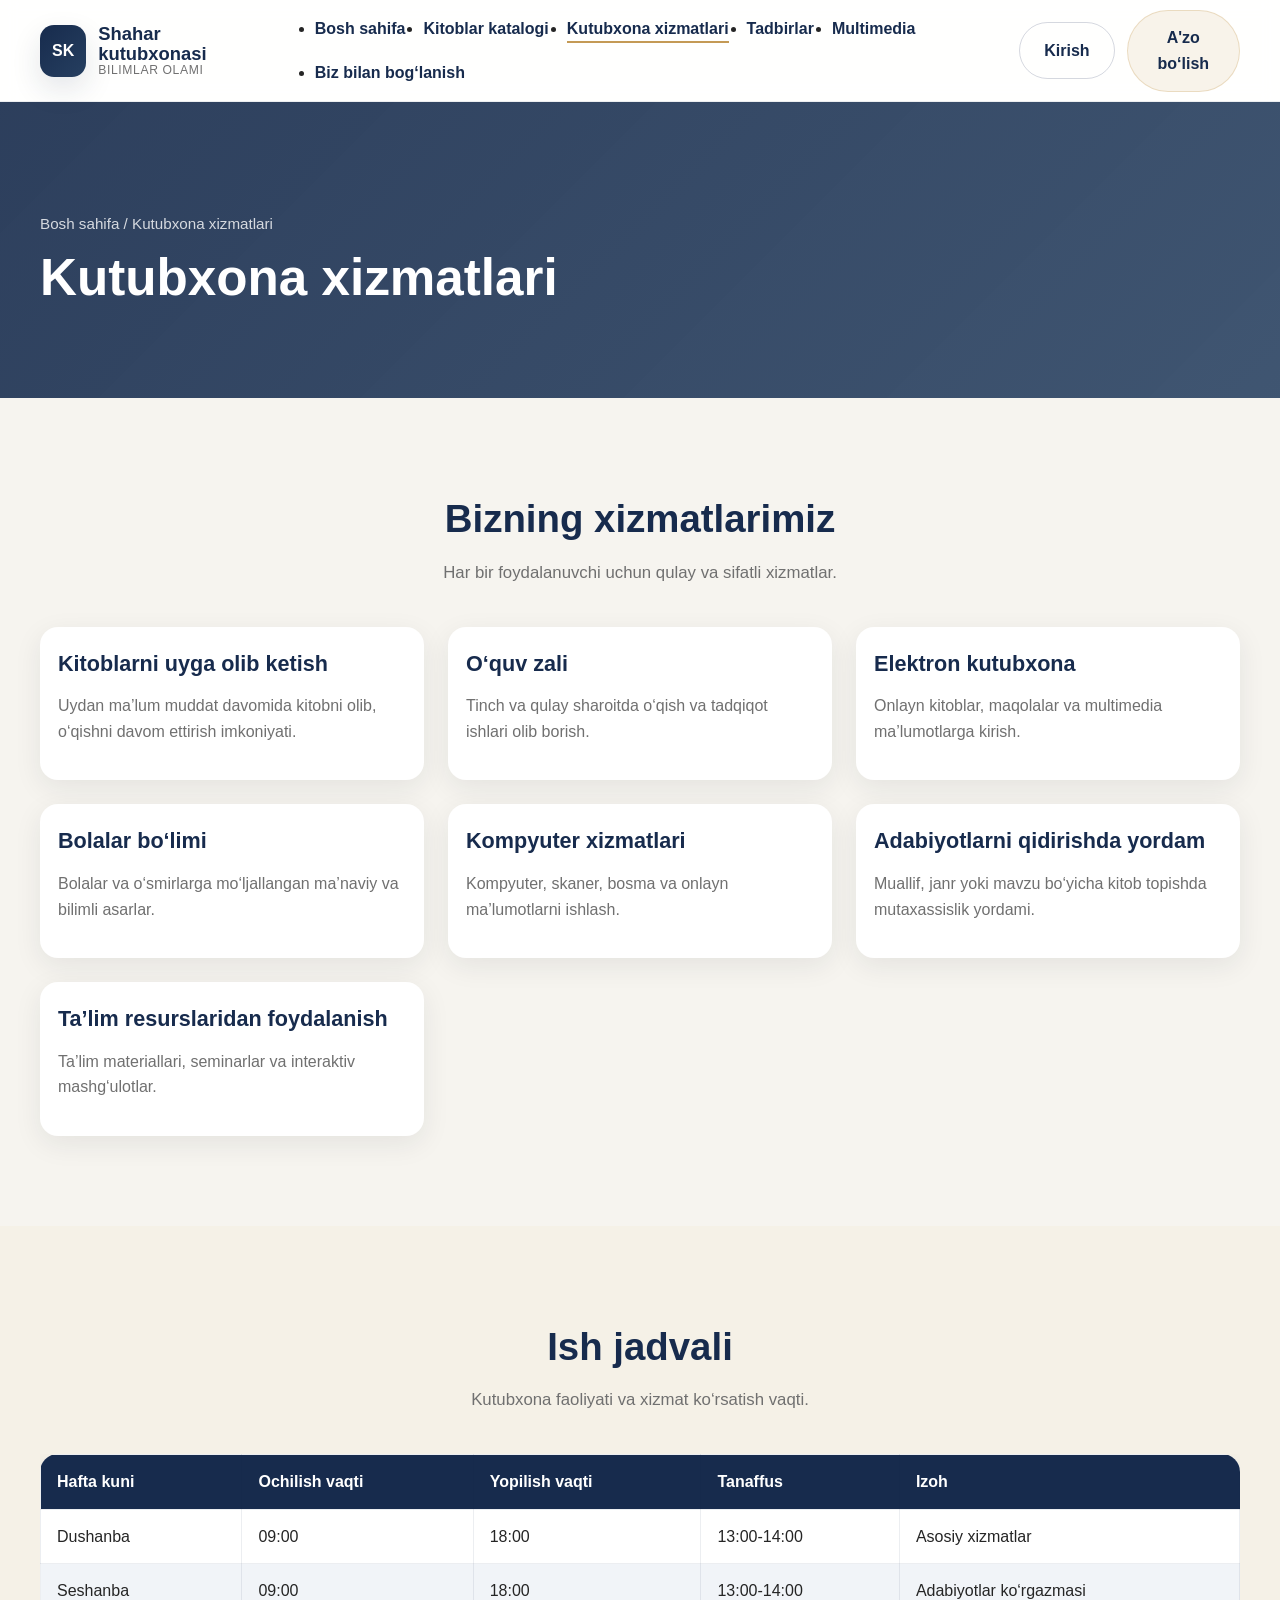
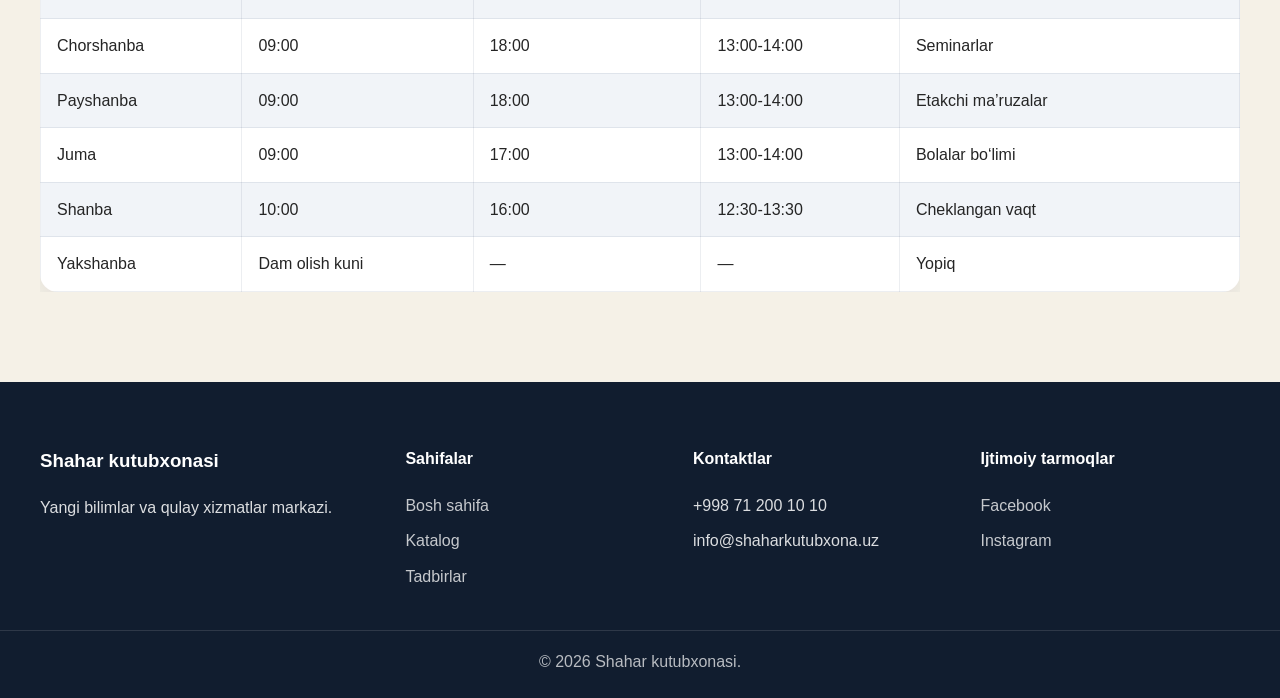
<file: city-library/services.html>
<!DOCTYPE html>
<html lang="uz">
  <head>
    <meta charset="UTF-8" />
    <meta name="viewport" content="width=device-width, initial-scale=1.0" />
    <title>Kutubxona xizmatlari</title>
    <link rel="stylesheet" href="css/style.css" />
    <link rel="stylesheet" href="css/additional.css" />
    <link rel="stylesheet" href="css/responsive.css" />
  </head>
  <body>
    <header class="site-header" id="main-header">
      <div class="container header-inner">
        <div class="brand">
          <div class="brand-mark">SK</div>
          <div class="brand-text">
            <span class="brand-title">Shahar kutubxonasi</span>
            <span class="brand-subtitle">Bilimlar olami</span>
          </div>
        </div>
        <nav aria-label="Asosiy menyu">
          <ul class="nav-links">
            <li><a href="index.html">Bosh sahifa</a></li>
            <li><a href="catalog.html">Kitoblar katalogi</a></li>
            <li><a class="active" href="services.html">Kutubxona xizmatlari</a></li>
            <li><a href="events.html">Tadbirlar</a></li>
            <li><a href="media.html">Multimedia</a></li>
            <li><a href="contacts.html">Biz bilan bog‘lanish</a></li>
          </ul>
        </nav>
        <div class="header-actions">
          <button class="btn btn-ghost" type="button">Kirish</button>
          <button class="btn btn-secondary" type="button">A'zo bo‘lish</button>
          <button class="btn btn-primary mobile-menu-toggle" type="button" aria-label="Mobil menyu" aria-expanded="false">☰</button>
        </div>
      </div>
    </header>

    <main>
      <section class="page-banner">
        <div class="container">
          <div class="breadcrumbs">Bosh sahifa / Kutubxona xizmatlari</div>
          <h1>Kutubxona xizmatlari</h1>
        </div>
      </section>

      <section class="section">
        <div class="container">
          <div class="section-heading">
            <h2>Bizning xizmatlarimiz</h2>
            <p>Har bir foydalanuvchi uchun qulay va sifatli xizmatlar.</p>
          </div>
          <div class="service-grid card-grid">
            <article class="service-card">
              <div class="card-body">
                <h3>Kitoblarni uyga olib ketish</h3>
                <p>Uydan ma’lum muddat davomida kitobni olib, o‘qishni davom ettirish imkoniyati.</p>
              </div>
            </article>
            <article class="service-card">
              <div class="card-body">
                <h3>O‘quv zali</h3>
                <p>Tinch va qulay sharoitda o‘qish va tadqiqot ishlari olib borish.</p>
              </div>
            </article>
            <article class="service-card">
              <div class="card-body">
                <h3>Elektron kutubxona</h3>
                <p>Onlayn kitoblar, maqolalar va multimedia ma’lumotlarga kirish.</p>
              </div>
            </article>
            <article class="service-card">
              <div class="card-body">
                <h3>Bolalar bo‘limi</h3>
                <p>Bolalar va o‘smirlarga mo‘ljallangan ma’naviy va bilimli asarlar.</p>
              </div>
            </article>
            <article class="service-card">
              <div class="card-body">
                <h3>Kompyuter xizmatlari</h3>
                <p>Kompyuter, skaner, bosma va onlayn ma’lumotlarni ishlash.</p>
              </div>
            </article>
            <article class="service-card">
              <div class="card-body">
                <h3>Adabiyotlarni qidirishda yordam</h3>
                <p>Muallif, janr yoki mavzu bo‘yicha kitob topishda mutaxassislik yordami.</p>
              </div>
            </article>
            <article class="service-card">
              <div class="card-body">
                <h3>Ta’lim resurslaridan foydalanish</h3>
                <p>Ta’lim materiallari, seminarlar va interaktiv mashg‘ulotlar.</p>
              </div>
            </article>
          </div>
        </div>
      </section>

      <section class="section section-alt">
        <div class="container">
          <div class="section-heading">
            <h2>Ish jadvali</h2>
            <p>Kutubxona faoliyati va xizmat ko‘rsatish vaqti.</p>
          </div>
          <div style="overflow-x: auto;">
            <table class="schedule-table" aria-label="Ish jadvali">
              <thead>
                <tr>
                  <th>Hafta kuni</th>
                  <th>Ochilish vaqti</th>
                  <th>Yopilish vaqti</th>
                  <th>Tanaffus</th>
                  <th>Izoh</th>
                </tr>
              </thead>
              <tbody>
                <tr>
                  <td>Dushanba</td>
                  <td>09:00</td>
                  <td>18:00</td>
                  <td>13:00-14:00</td>
                  <td>Asosiy xizmatlar</td>
                </tr>
                <tr>
                  <td>Seshanba</td>
                  <td>09:00</td>
                  <td>18:00</td>
                  <td>13:00-14:00</td>
                  <td>Adabiyotlar ko‘rgazmasi</td>
                </tr>
                <tr>
                  <td>Chorshanba</td>
                  <td>09:00</td>
                  <td>18:00</td>
                  <td>13:00-14:00</td>
                  <td>Seminarlar</td>
                </tr>
                <tr>
                  <td>Payshanba</td>
                  <td>09:00</td>
                  <td>18:00</td>
                  <td>13:00-14:00</td>
                  <td>Etakchi ma’ruzalar</td>
                </tr>
                <tr>
                  <td>Juma</td>
                  <td>09:00</td>
                  <td>17:00</td>
                  <td>13:00-14:00</td>
                  <td>Bolalar bo‘limi</td>
                </tr>
                <tr>
                  <td>Shanba</td>
                  <td>10:00</td>
                  <td>16:00</td>
                  <td>12:30-13:30</td>
                  <td>Cheklangan vaqt</td>
                </tr>
                <tr>
                  <td>Yakshanba</td>
                  <td>Dam olish kuni</td>
                  <td>—</td>
                  <td>—</td>
                  <td>Yopiq</td>
                </tr>
              </tbody>
            </table>
          </div>
        </div>
      </section>
    </main>

    <footer class="footer">
      <div class="container footer-grid">
        <div>
          <h3>Shahar kutubxonasi</h3>
          <p>Yangi bilimlar va qulay xizmatlar markazi.</p>
        </div>
        <div>
          <h4>Sahifalar</h4>
          <ul>
            <li><a href="index.html">Bosh sahifa</a></li>
            <li><a href="catalog.html">Katalog</a></li>
            <li><a href="events.html">Tadbirlar</a></li>
          </ul>
        </div>
        <div>
          <h4>Kontaktlar</h4>
          <ul>
            <li>+998 71 200 10 10</li>
            <li>info@shaharkutubxona.uz</li>
          </ul>
        </div>
        <div>
          <h4>Ijtimoiy tarmoqlar</h4>
          <ul>
            <li><a href="#">Facebook</a></li>
            <li><a href="#">Instagram</a></li>
          </ul>
        </div>
      </div>
      <div class="footer-bottom">© 2026 Shahar kutubxonasi.</div>
    </footer>

    <button class="scroll-top" type="button" aria-label="Yuqoriga qaytish">↑</button>

    <script src="js/main.js"></script>
  </body>
</html>
</file>
<file: city-library/css/style.css>
:root {
  --primary: #172b4d;
  --secondary: #263f60;
  --accent: #c49a55;
  --accent-dark: #9b7433;
  --background: #f6f4ef;
  --surface: #ffffff;
  --text: #252525;
  --muted: #707070;
  --light: #eef2f7;
  --success: #2f8f5b;
  --danger: #c74040;
  --shadow: 0 12px 30px rgba(26, 38, 64, 0.12);
  --radius: 18px;
}

* {
  box-sizing: border-box;
}

html {
  scroll-behavior: smooth;
}

body {
  margin: 0;
  font-family: Arial, Helvetica, sans-serif;
  background: var(--background);
  color: var(--text);
  line-height: 1.6;
}

img {
  max-width: 100%;
  display: block;
}

a {
  color: var(--primary);
  text-decoration: none;
  transition: color 0.25s ease, transform 0.25s ease;
}

a:hover {
  color: var(--accent-dark);
}

button,
input,
select,
textarea {
  font: inherit;
}

button:focus-visible,
input:focus-visible,
select:focus-visible,
textarea:focus-visible,
a:focus-visible {
  outline: 2px solid var(--accent);
  outline-offset: 2px;
}

.container {
  width: min(1200px, calc(100% - 32px));
  margin: 0 auto;
}

.site-header {
  position: sticky;
  top: 0;
  z-index: 100;
  background: rgba(255, 255, 255, 0.94);
  backdrop-filter: blur(8px);
  border-bottom: 1px solid rgba(23, 43, 77, 0.08);
}

.header-inner {
  display: flex;
  align-items: center;
  justify-content: space-between;
  gap: 20px;
  min-height: 86px;
}

.brand {
  display: flex;
  align-items: center;
  gap: 12px;
}

.brand-mark {
  width: 52px;
  height: 52px;
  border-radius: 14px;
  background: linear-gradient(135deg, var(--primary), var(--secondary));
  color: white;
  display: grid;
  place-items: center;
  font-weight: 700;
  box-shadow: var(--shadow);
}

.brand-text {
  display: flex;
  flex-direction: column;
  line-height: 1.1;
}

.brand-title {
  font-size: 1.15rem;
  font-weight: 700;
  color: var(--primary);
}

.brand-subtitle {
  font-size: 0.76rem;
  color: var(--muted);
  letter-spacing: 0.05em;
  text-transform: uppercase;
}

.nav-links {
  display: flex;
  align-items: center;
  gap: 18px;
  flex-wrap: wrap;
}

.nav-links a {
  font-weight: 600;
  color: var(--primary);
  position: relative;
}

.nav-links a::after {
  content: "";
  position: absolute;
  left: 0;
  bottom: -6px;
  width: 0;
  height: 2px;
  background: var(--accent);
  transition: width 0.25s ease;
}

.nav-links a:hover::after,
.nav-links a.active::after {
  width: 100%;
}

.header-actions {
  display: flex;
  align-items: center;
  gap: 12px;
}

.btn {
  display: inline-flex;
  align-items: center;
  justify-content: center;
  padding: 0.9rem 1.5rem;
  border: none;
  border-radius: 999px;
  font-weight: 700;
  cursor: pointer;
  transition: transform 0.25s ease, box-shadow 0.25s ease, opacity 0.25s ease;
}

.btn:hover {
  transform: translateY(-2px);
}

.btn-primary {
  background: linear-gradient(135deg, var(--primary), var(--secondary));
  color: white;
  box-shadow: 0 12px 24px rgba(23, 43, 77, 0.22);
}

.btn-secondary {
  background: rgba(196, 154, 85, 0.12);
  color: var(--primary);
  border: 1px solid rgba(196, 154, 85, 0.28);
}

.btn-ghost {
  background: transparent;
  border: 1px solid rgba(23, 43, 77, 0.18);
  color: var(--primary);
}

.section {
  padding: 90px 0;
}

.section-heading {
  text-align: center;
  margin-bottom: 40px;
}

.section-heading h2 {
  margin: 0;
  font-size: clamp(2rem, 3vw, 3rem);
  color: var(--primary);
}

.section-heading p {
  margin-top: 10px;
  color: var(--muted);
  font-size: 1.05rem;
}

.hero {
  position: relative;
  min-height: 760px;
  display: flex;
  align-items: center;
  background: linear-gradient(90deg, rgba(14, 24, 40, 0.76), rgba(14, 24, 40, 0.42)),
    url('https://images.unsplash.com/photo-1521587760476-6c12a4b040da?auto=format&fit=crop&w=1600&q=80') center/cover no-repeat;
  color: white;
}

.hero::before {
  content: "";
  position: absolute;
  inset: 0;
  background: linear-gradient(180deg, rgba(255,255,255,0.02), rgba(0,0,0,0.2));
}

.hero .container {
  position: relative;
  z-index: 1;
}

.hero-content {
  max-width: 620px;
}

.eyebrow {
  display: inline-block;
  padding: 0.45rem 0.85rem;
  border-radius: 999px;
  background: rgba(196, 154, 85, 0.2);
  border: 1px solid rgba(196, 154, 85, 0.45);
  font-size: 0.75rem;
  letter-spacing: 0.08em;
  text-transform: uppercase;
  font-weight: 700;
}

.hero h1 {
  font-size: clamp(2.7rem, 5vw, 5rem);
  line-height: 1.08;
  margin: 20px 0 20px;
}

.hero p {
  font-size: 1.1rem;
  max-width: 520px;
  color: rgba(255,255,255,0.9);
}

.hero-actions {
  display: flex;
  flex-wrap: wrap;
  gap: 14px;
  margin-top: 32px;
}

.feature-strip {
  display: grid;
  grid-template-columns: repeat(4, minmax(0, 1fr));
  gap: 18px;
  margin-top: 50px;
}

.feature-item {
  background: rgba(255,255,255,0.08);
  border: 1px solid rgba(255,255,255,0.12);
  padding: 18px 20px;
  border-radius: 14px;
  backdrop-filter: blur(3px);
}

.feature-item strong {
  display: block;
  font-size: 1.7rem;
  margin-bottom: 8px;
}

.about {
  background: var(--surface);
}

.about-grid {
  display: grid;
  grid-template-columns: 1.1fr 0.9fr;
  gap: 34px;
  align-items: center;
}

.about-content p {
  color: var(--muted);
}

.about-list {
  list-style: none;
  padding: 0;
  margin: 26px 0 0;
  display: grid;
  grid-template-columns: repeat(2, minmax(0, 1fr));
  gap: 18px;
}

.about-list li {
  padding: 14px 16px;
  border-radius: 14px;
  background: var(--light);
  border-left: 4px solid var(--accent);
  color: var(--primary);
  font-weight: 600;
}

.image-stack {
  position: relative;
  min-height: 420px;
}

.image-stack img {
  border-radius: var(--radius);
  box-shadow: var(--shadow);
  object-fit: cover;
}

.image-stack .main-image {
  width: 100%;
  height: 420px;
}

.image-stack .floating-card {
  position: absolute;
  bottom: 28px;
  right: 22px;
  background: rgba(255,255,255,0.96);
  padding: 16px 18px;
  border-radius: 14px;
  box-shadow: var(--shadow);
  max-width: 220px;
}

.card-grid {
  display: grid;
  grid-template-columns: repeat(3, minmax(0, 1fr));
  gap: 24px;
}

.book-card,
.service-card,
.event-card,
.news-card,
.media-card,
.contact-box,
.stat-box {
  background: var(--surface);
  border-radius: var(--radius);
  box-shadow: 0 8px 28px rgba(24, 34, 46, 0.08);
  overflow: hidden;
  transition: transform 0.25s ease, box-shadow 0.25s ease;
}

.book-card:hover,
.service-card:hover,
.event-card:hover,
.news-card:hover,
.media-card:hover {
  transform: translateY(-4px);
  box-shadow: 0 16px 36px rgba(23, 43, 77, 0.12);
}

.book-image {
  height: 260px;
  object-fit: cover;
}

.card-body {
  padding: 20px 18px 18px;
}

.meta-row {
  display: flex;
  justify-content: space-between;
  gap: 10px;
  font-size: 0.8rem;
  color: var(--muted);
  margin-bottom: 10px;
}

.book-card h3,
.event-card h3,
.news-card h3,
.service-card h3 {
  font-size: 1.35rem;
  margin: 0 0 12px;
  color: var(--primary);
}

.book-card p,
.event-card p,
.news-card p,
.service-card p {
  color: var(--muted);
  margin: 0 0 18px;
}

.tag {
  display: inline-block;
  background: rgba(196, 154, 85, 0.12);
  color: var(--accent-dark);
  border-radius: 999px;
  padding: 0.38rem 0.7rem;
  font-size: 0.75rem;
  font-weight: 700;
}

.section-alt {
  background: #f5f1e7;
}

.feature-grid {
  display: grid;
  grid-template-columns: repeat(5, minmax(0, 1fr));
  gap: 18px;
}

.feature-box {
  background: var(--surface);
  border-radius: 16px;
  padding: 26px 18px;
  text-align: center;
  box-shadow: 0 10px 28px rgba(18, 36, 62, 0.07);
}

.feature-box .icon {
  width: 58px;
  height: 58px;
  border-radius: 50%;
  display: grid;
  place-items: center;
  margin: 0 auto 18px;
  background: linear-gradient(135deg, rgba(196,154,85,0.2), rgba(23,43,77,0.12));
  font-size: 1.7rem;
}

.news-grid,
.event-grid,
.media-grid {
  display: grid;
  grid-template-columns: repeat(3, minmax(0, 1fr));
  gap: 24px;
}

.news-card img,
.event-card img,
.media-card img {
  height: 220px;
  width: 100%;
  object-fit: cover;
}

.stats {
  background: linear-gradient(135deg, var(--primary), var(--secondary));
  color: white;
}

.stats-grid {
  display: grid;
  grid-template-columns: repeat(4, minmax(0, 1fr));
  gap: 20px;
}

.stat-box {
  background: rgba(255,255,255,0.05);
  border: 1px solid rgba(255,255,255,0.12);
  padding: 30px 20px;
  text-align: center;
}

.stat-number {
  font-size: clamp(2rem, 3vw, 3rem);
  font-weight: 800;
  color: var(--accent);
  display: block;
  margin-bottom: 10px;
}

.footer {
  background: #111d2f;
  color: rgba(255,255,255,0.85);
  padding: 64px 0 24px;
}

.footer-grid {
  display: grid;
  grid-template-columns: 1.3fr 1fr 1fr 1fr;
  gap: 28px;
}

.footer h3,
.footer h4 {
  color: white;
  margin-top: 0;
}

.footer ul {
  list-style: none;
  padding: 0;
  margin: 0;
}

.footer li {
  margin-bottom: 10px;
}

.footer a {
  color: rgba(255,255,255,0.76);
}

.footer-bottom {
  border-top: 1px solid rgba(255,255,255,0.12);
  margin-top: 30px;
  padding-top: 18px;
  text-align: center;
  color: rgba(255,255,255,0.7);
}

.page-banner {
  background: linear-gradient(135deg, rgba(23,43,77,0.9), rgba(38,63,96,0.88)),
    url('https://images.unsplash.com/photo-1507842217343-583bb7270b66?auto=format&fit=crop&w=1600&q=80') center/cover;
  color: white;
  padding: 110px 0 70px;
}

.page-banner h1 {
  margin: 0 0 10px;
  font-size: clamp(2.3rem, 4vw, 4rem);
}

.breadcrumbs {
  color: rgba(255,255,255,0.8);
  font-size: 0.95rem;
}

.filter-panel,
.contact-box,
.document-box,
.map-box {
  background: var(--surface);
  border-radius: var(--radius);
  box-shadow: 0 8px 24px rgba(18, 36, 62, 0.08);
  padding: 24px;
}

.form-grid {
  display: grid;
  grid-template-columns: repeat(2, minmax(0, 1fr));
  gap: 18px;
}

.field {
  display: flex;
  flex-direction: column;
  gap: 8px;
}

.field.full {
  grid-column: 1 / -1;
}

label {
  font-weight: 700;
  color: var(--primary);
}

input[type="text"],
input[type="email"],
input[type="tel"],
input[type="search"],
select,
textarea {
  width: 100%;
  padding: 0.9rem 1rem;
  border-radius: 12px;
  border: 1px solid rgba(23, 43, 77, 0.14);
  background: white;
  transition: border-color 0.25s ease, box-shadow 0.25s ease;
}

input[type="text"]:focus,
input[type="email"]:focus,
input[type="tel"]:focus,
input[type="search"]:focus,
select:focus,
textarea:focus {
  border-color: rgba(196, 154, 85, 0.7);
  box-shadow: 0 0 0 4px rgba(196, 154, 85, 0.15);
}

textarea {
  min-height: 140px;
  resize: vertical;
}

.checkbox-row {
  display: flex;
  align-items: center;
  gap: 12px;
  color: var(--muted);
}

.notice {
  margin-top: 16px;
  border-radius: 12px;
  padding: 14px 16px;
  display: none;
  font-weight: 600;
}

.notice.success {
  display: block;
  background: rgba(47, 143, 91, 0.1);
  color: var(--success);
  border: 1px solid rgba(47, 143, 91, 0.2);
}

.notice.error {
  display: block;
  background: rgba(199, 64, 64, 0.08);
  color: var(--danger);
  border: 1px solid rgba(199, 64, 64, 0.2);
}

.hidden {
  display: none !important;
}

.scroll-top {
  position: fixed;
  right: 20px;
  bottom: 20px;
  width: 52px;
  height: 52px;
  border-radius: 50%;
  border: none;
  background: var(--accent);
  color: var(--primary);
  font-size: 1.4rem;
  font-weight: 700;
  box-shadow: var(--shadow);
  cursor: pointer;
  opacity: 0;
  pointer-events: none;
  transition: opacity 0.25s ease, transform 0.25s ease;
}

.scroll-top.visible {
  opacity: 1;
  pointer-events: auto;
}

.mobile-menu-toggle {
  display: none;
}

@media (max-width: 980px) {
  .feature-grid,
  .stats-grid,
  .news-grid,
  .event-grid,
  .media-grid,
  .footer-grid,
  .card-grid,
  .about-grid,
  .form-grid {
    grid-template-columns: 1fr 1fr;
  }

  .nav-links {
    position: absolute;
    top: 100%;
    left: 0;
    right: 0;
    display: none;
    flex-direction: column;
    background: white;
    border-bottom: 1px solid rgba(23, 43, 77, 0.08);
    padding: 18px 20px 24px;
    box-shadow: 0 16px 30px rgba(23, 43, 77, 0.10);
  }

  .nav-links.open {
    display: flex;
    animation: slideDown 0.3s ease;
  }

  .mobile-menu-toggle {
    display: inline-flex;
  }

  .header-actions .btn-secondary {
    display: none;
  }
}

@media (max-width: 640px) {
  .feature-grid,
  .stats-grid,
  .news-grid,
  .event-grid,
  .media-grid,
  .footer-grid,
  .card-grid,
  .about-grid,
  .form-grid,
  .feature-strip,
  .about-list {
    grid-template-columns: 1fr;
  }

  .hero {
    min-height: 620px;
  }

  .header-inner {
    min-height: 74px;
  }

  .brand-text {
    display: none;
  }

  .section {
    padding: 70px 0;
  }
}

@keyframes slideDown {
  from {
    opacity: 0;
    transform: translateY(-12px);
  }
  to {
    opacity: 1;
    transform: translateY(0);
  }
}

@keyframes pulse {
  0%, 100% {
    transform: scale(1);
  }
  50% {
    transform: scale(1.03);
  }
}

.stat-number.animate {
  animation: pulse 0.8s ease;
}
</file>
<file: city-library/css/additional.css>
.document-list,
.service-list,
.event-list,
.gallery-list,
.contact-list {
  list-style: none;
  padding: 0;
  margin: 0;
}

.document-box,
.contact-box,
.map-box,
.service-card,
.event-card,
.media-card {
  position: relative;
  overflow: hidden;
}

.document-box::before,
.contact-box::before,
.map-box::before {
  content: "";
  position: absolute;
  inset: 0 auto auto 0;
  width: 110px;
  height: 110px;
  background: linear-gradient(135deg, rgba(196, 154, 85, 0.18), transparent);
  border-radius: 0 0 100% 0;
}

.service-list li,
.document-list li,
.contact-list li {
  padding-left: 1rem;
  position: relative;
  margin-bottom: 10px;
}

.service-list li::before,
.document-list li::before,
.contact-list li::before {
  content: "•";
  position: absolute;
  left: 0;
  color: var(--accent);
  font-size: 1.4rem;
}

.schedule-table {
  width: 100%;
  border-collapse: collapse;
  background: white;
  border-radius: 18px;
  overflow: hidden;
  box-shadow: 0 10px 24px rgba(23, 43, 77, 0.08);
}

.schedule-table th,
.schedule-table td {
  border: 1px solid rgba(23, 43, 77, 0.08);
  padding: 14px 16px;
  text-align: left;
}

.schedule-table thead th {
  background: var(--primary);
  color: white;
}

.schedule-table tbody tr:nth-child(even) {
  background: rgba(238, 242, 247, 0.8);
}

.schedule-table tbody tr:hover {
  background: rgba(196, 154, 85, 0.12);
}

.gallery-grid {
  display: grid;
  grid-template-columns: repeat(4, minmax(0, 1fr));
  gap: 18px;
}

.gallery-grid img {
  width: 100%;
  height: 220px;
  object-fit: cover;
  border-radius: 16px;
  box-shadow: var(--shadow);
}

.map-wrap {
  display: grid;
  grid-template-columns: 1.1fr 0.9fr;
  gap: 28px;
}

.image-map {
  width: 100%;
  border-radius: 18px;
  box-shadow: var(--shadow);
}

@media (max-width: 760px) {
  .gallery-grid,
  .map-wrap {
    grid-template-columns: 1fr;
  }
}
</file>
<file: city-library/css/responsive.css>
@media (max-width: 980px) {
  .nav-links {
    position: absolute;
    top: 100%;
    left: 0;
    right: 0;
    display: none;
    flex-direction: column;
    background: white;
    border-bottom: 1px solid rgba(23, 43, 77, 0.08);
    padding: 18px 20px 24px;
    box-shadow: 0 16px 30px rgba(23, 43, 77, 0.10);
  }

  .nav-links.open {
    display: flex;
  }

  .mobile-menu-toggle {
    display: inline-flex;
  }
}

@media (max-width: 640px) {
  .page-banner {
    padding-top: 90px;
  }

  .header-actions .btn-secondary {
    display: none;
  }

  .hero-actions {
    flex-direction: column;
    align-items: stretch;
  }

  .hero h1 {
    font-size: 2.5rem;
  }

  .feature-strip {
    grid-template-columns: 1fr;
  }

  .books-toolbar {
    flex-direction: column;
    align-items: stretch;
  }
}
</file>
